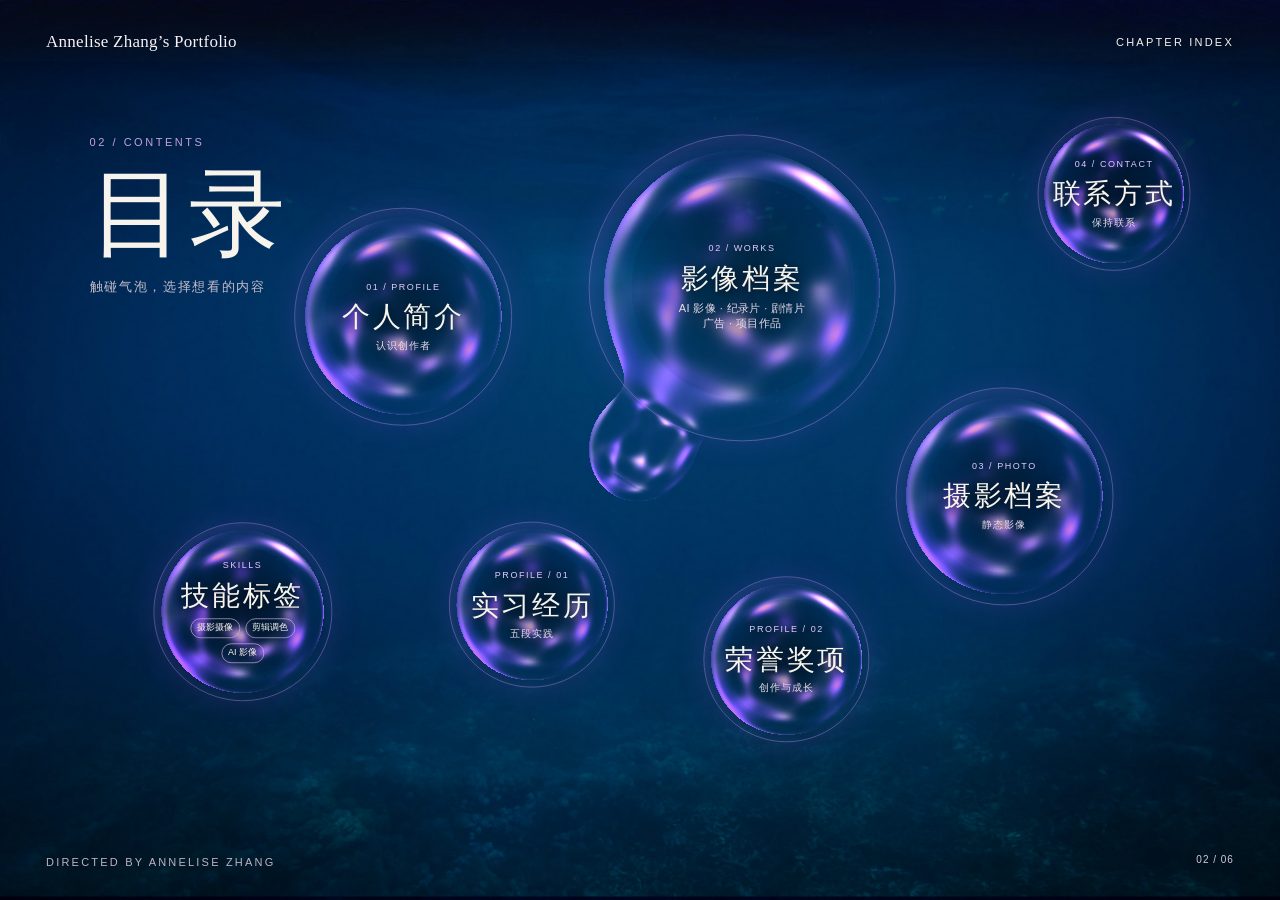
<file: page2.html>
<!doctype html>
<html lang="zh-CN">
<head>
<meta charset="UTF-8" />
<meta name="viewport" content="width=device-width, initial-scale=1" />
<meta name="theme-color" content="#050407" />
<meta name="description" content="Annelise Zhang 作品集目录" />
<title>目录 — Annelise Zhang</title>
  <script type="module" crossorigin src="./assets/directory-5lkqCdQO.js"></script>
  <link rel="modulepreload" crossorigin href="./assets/modulepreload-polyfill-B5Qt9EMX.js">
  <link rel="modulepreload" crossorigin href="./assets/integrated-bridge-DUcnU4KE.js">
  <link rel="modulepreload" crossorigin href="./assets/vendor-three-wBFtRpzG.js">
  <link rel="modulepreload" crossorigin href="./assets/index-DZhMDUbN.js">
  <link rel="stylesheet" crossorigin href="./assets/integrated-bridge-CIGS5U2x.css">
  <link rel="stylesheet" crossorigin href="./assets/index-CjEqGgXq.css">
</head>
<body data-page="directory">
<main class="directory" aria-label="作品集目录">
  <div id="webgl" aria-hidden="true"></div>
  <div class="cover__grain" aria-hidden="true"></div>
  <header class="directory__header"><a href="./index.html">Annelise Zhang’s Portfolio</a><span>CHAPTER INDEX</span></header>
  <div class="directory__heading"><p>02 / CONTENTS</p><h1>目录</h1><span>触碰气泡，选择想看的内容</span></div>
  <div class="directory__orbs" aria-label="目录章节">
    <button class="directory__orb directory__orb--about" type="button" data-section="个人简介"><small>01 / PROFILE</small><strong>个人简介</strong><em>认识创作者</em></button>
    <button class="directory__orb directory__orb--works" type="button" data-section="影像档案"><small>02 / WORKS</small><strong>影像档案</strong><em>AI 影像 · 纪录片 · 剧情片<br>广告 · 项目作品</em></button>
    <button class="directory__orb directory__orb--photos" type="button" data-section="摄影档案"><small>03 / PHOTO</small><strong>摄影档案</strong><em>静态影像</em></button>
    <button class="directory__orb directory__orb--intern" type="button" data-section="实习经历"><small>PROFILE / 01</small><strong>实习经历</strong><em>五段实践</em></button>
    <button class="directory__orb directory__orb--honors" type="button" data-section="荣誉奖项"><small>PROFILE / 02</small><strong>荣誉奖项</strong><em>创作与成长</em></button>
    <button class="directory__orb directory__orb--contact" type="button" data-section="联系方式"><small>04 / CONTACT</small><strong>联系方式</strong><em>保持联系</em></button>
    <div class="directory__orb directory__orb--skills" role="group" aria-label="技能标签"><small>SKILLS</small><strong>技能标签</strong><div class="directory__skills"><span>摄影摄像</span><span>剪辑调色</span><span>AI 影像</span></div></div>
  </div>
  <footer class="directory__footer"><span>DIRECTED BY ANNELISE ZHANG</span><span>02 / 06</span></footer>
</main>
</body>
</html>
</file>
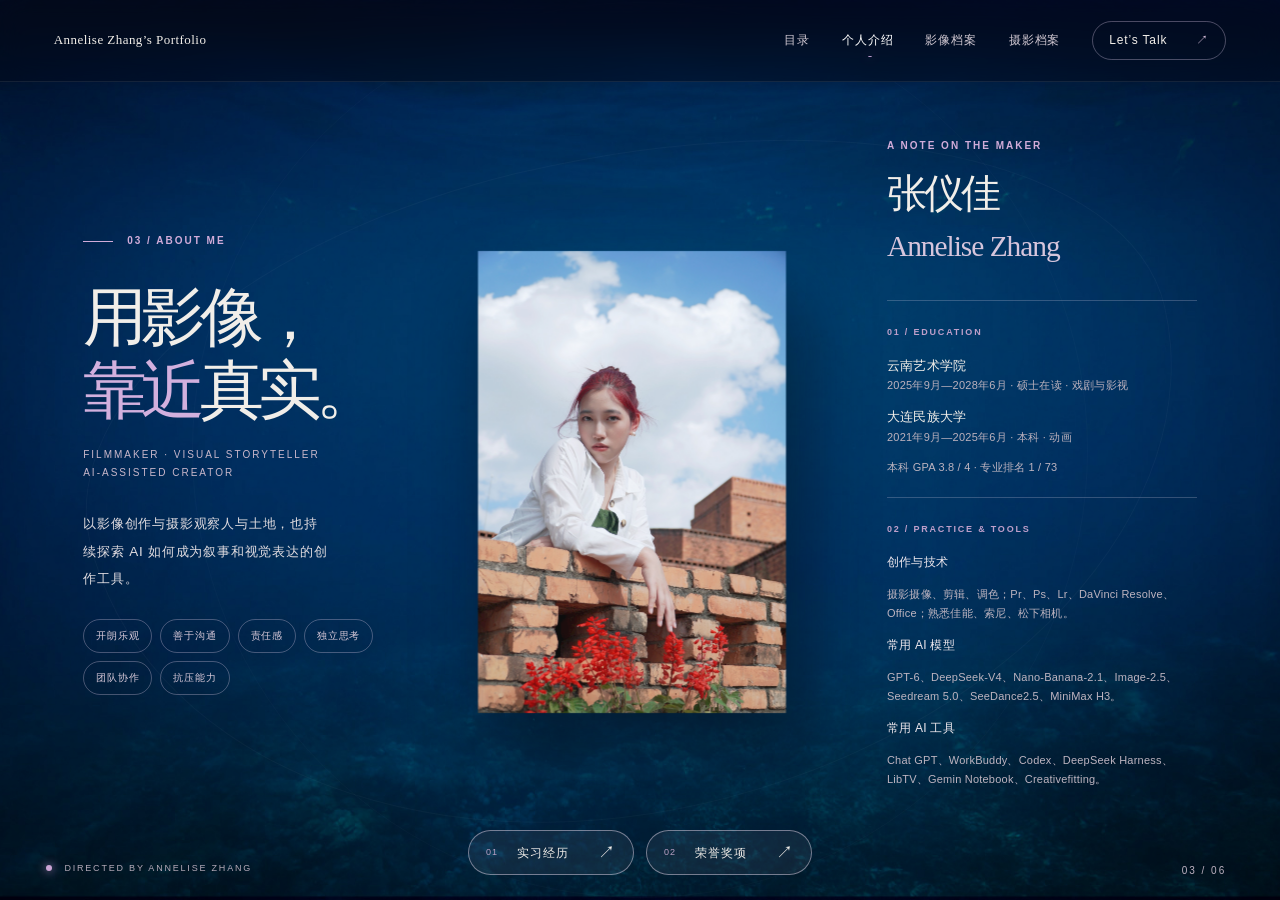
<file: page3.html>
<!doctype html>
<html lang="zh-CN">
<head>
  <meta charset="UTF-8">
  <meta name="viewport" content="width=device-width, initial-scale=1">
  <meta name="theme-color" content="#1a171e">
  <meta name="description" content="Annelise Zhang — 个人简介、技能与经历">
  <title>个人简介 — Annelise Zhang</title>
  <script type="module" crossorigin src="./assets/profile-cVmq12m9.js"></script>
  <link rel="modulepreload" crossorigin href="./assets/modulepreload-polyfill-B5Qt9EMX.js">
  <link rel="modulepreload" crossorigin href="./assets/integrated-bridge-DUcnU4KE.js">
  <link rel="stylesheet" crossorigin href="./assets/integrated-bridge-CIGS5U2x.css">
  <link rel="stylesheet" crossorigin href="./assets/index-CjEqGgXq.css">
</head>
<body data-page="profile">
  <main class="profile" id="profile">
    <div class="profile__aurora" aria-hidden="true"></div>
    <div class="cover__grain" aria-hidden="true"></div>

    <header class="profile__header">
      <a class="profile__brand" href="./index.html" aria-label="返回作品集封面">Annelise Zhang’s Portfolio</a>
      <nav class="profile__nav" aria-label="章节导航">
        <a href="./page2.html">目录</a>
        <a class="is-current" href="#profile" aria-current="page">个人介绍</a>
        <a href="./page4.html">影像档案</a>
        <a href="./page5.html">摄影档案</a>
        <a class="profile__talk" href="./page6.html#contact">Let’s Talk <span aria-hidden="true">↗</span></a>
      </nav>
    </header>

    <div class="profile__stage">
      <div class="profile__intro">
        <div class="profile__eyebrow"><span class="profile__eyebrow-line"></span> 03 / ABOUT ME</div>
        <h1>用影像，<br><em>靠近</em>真实。</h1>
        <p class="profile__intro-en">FILMMAKER · VISUAL STORYTELLER<br>AI-ASSISTED CREATOR</p>
        <p class="profile__statement">以影像创作与摄影观察人与土地，也持续探索 AI 如何成为叙事和视觉表达的创作工具。</p>
        <div class="profile__keywords" aria-label="个人特质">
          <span>开朗乐观</span><span>善于沟通</span><span>责任感</span><span>独立思考</span><span>团队协作</span><span>抗压能力</span>
        </div>
      </div>

      <div class="profile__portrait-column">
        <div class="profile__hanger" id="portrait-hanger" aria-label="张仪佳的个人照片，鼠标移动会带动照片产生形变">
        <div class="profile__fall">
            <div class="profile__swing">
              <div class="profile__photo-shell">
                <svg class="profile__photo" id="portrait-svg" viewBox="0 0 600 900" role="img" aria-label="张仪佳的个人肖像">
                  <defs>
                    <filter id="portrait-displacement" x="-40%" y="-40%" width="180%" height="180%">
                      <feTurbulence type="turbulence" baseFrequency="0.07" numOctaves="2" seed="2" stitchTiles="stitch" result="noise"></feTurbulence>
                      <feDisplacementMap id="portrait-map" in="SourceGraphic" in2="noise" scale="0" xChannelSelector="R" yChannelSelector="B"></feDisplacementMap>
                    </filter>
                  </defs>
                  <image href="./images/annelise-portrait.jpg" x="60" y="90" width="480" height="720" preserveAspectRatio="xMidYMid slice" filter="url(#portrait-displacement)"></image>
                </svg>
              </div>
            </div>
          </div>
        </div>
      </div>

      <div class="profile__facts">
        <p class="profile__facts-kicker">A NOTE ON THE MAKER</p>
        <h2>张仪佳<br><span>Annelise Zhang</span></h2>
        <div class="profile__fact-block">
          <span class="profile__num">01 / EDUCATION</span>
          <p>云南艺术学院 <small>2025年9月—2028年6月 · 硕士在读 · 戏剧与影视</small></p>
          <p>大连民族大学 <small>2021年9月—2025年6月 · 本科 · 动画</small></p>
          <p class="profile__minor">本科 GPA 3.8 / 4 · 专业排名 1 / 73</p>
        </div>
        <div class="profile__fact-block profile__fact-block--skill">
          <span class="profile__num">02 / PRACTICE & TOOLS</span>
          <p class="profile__fact-title">创作与技术</p>
          <p class="profile__minor">摄影摄像、剪辑、调色；Pr、Ps、Lr、DaVinci Resolve、Office；熟悉佳能、索尼、松下相机。</p>
          <p class="profile__fact-title">常用 AI 模型</p>
          <p class="profile__minor">GPT-6、DeepSeek-V4、Nano-Banana-2.1、Image-2.5、Seedream 5.0、SeeDance2.5、MiniMax H3。</p>
          <p class="profile__fact-title">常用 AI 工具</p>
          <p class="profile__minor">Chat GPT、WorkBuddy、Codex、DeepSeek Harness、LibTV、Gemin Notebook、Creativefitting。</p>
        </div>
      </div>
    </div>

    <div class="profile__bottom">
      <div class="profile__bottom-note"><span class="profile__tiny-dot"></span> DIRECTED BY ANNELISE ZHANG</div>
      <div class="profile__actions">
        <button type="button" data-modal="internships"><span>01</span> 实习经历 <b aria-hidden="true">↗</b></button>
        <button type="button" data-modal="honors"><span>02</span> 荣誉奖项 <b aria-hidden="true">↗</b></button>
      </div>
      <span class="profile__page">03 / 06</span>
    </div>

    <div class="profile__cursor" id="profile-cursor" aria-hidden="true"><span></span><i></i></div>
  </main>

  <dialog class="profile-modal" id="internships" aria-labelledby="internships-title">
    <div class="profile-modal__inner">
      <div class="profile-modal__head"><span>PROFILE / EXPERIENCE</span><button type="button" data-close aria-label="关闭实习经历窗口">×</button></div>
      <h2 id="internships-title">实习经历</h2>
      <p class="profile-modal__deck">五段实践，贯穿影像制作、纪录片、后期与 AI 影像处理。</p>
      <div class="profile-modal__list">
        <article><div class="profile-modal__meta">2025年1月—2026年3月 <span>01 / 05</span></div><h3>上海哔哩哔哩科技有限公司 <small>AI调色师</small></h3><ol><li>参与AI画质增强模型训练数据构建，依据既定标准对视频画面的视觉特征进行标注与分类，为模型训练提供数据支持。</li><li>参与HDR转SDR相关影像处理工作，对AI处理前后的画面进行质量审核，评估色彩表现、亮度层次、对比度及整体视觉效果。</li><li>使用DaVinci Resolve进行视频调色与色彩校准，针对画面曝问题进行调整，优化AI处理后的画面呈现效果。</li><li>参与影视内容视觉风格标签体系整理，积累视频画质评估、AI影像处理及后期制作相结合的实践经验。</li></ol><p class="profile-modal__projects">参与项目：动画《凡人修仙传》《牧神记》《深空彼岸》等。</p></article>
        <article><div class="profile-modal__meta">2025年8月—2025年12月 <span>02 / 05</span></div><h3>云南孙和友文化传媒有限公司 <small>剪辑师</small></h3><ol><li>负责公司各类视频素材整理、筛选与精剪，贴合内容调性搭建叙事逻辑。</li><li>优化音视频效果、添加字幕特效，对接需求方调整修改。</li><li>规范归档项目文件，把控成片质量与交付时效，配合团队完成创作任务。</li></ol><p class="profile-modal__projects">参与项目：新华网财经人物访谈片、云南技师学院人物纪实片、中国移动云南新闻联播等。</p></article>
        <article><div class="profile-modal__meta">2025年6月—2025年8月 <span>03 / 05</span></div><h3>上海旭纪录文化科技有限公司 <small>导演助理</small></h3><ol><li>协助导演推进纪录片全流程，挖掘选题、参与选题会并整理纪要。</li><li>对接被摄对象及场地，跟进现场拍摄、记录日志、整理备份素材。</li><li>负责剪辑与音视频处理，规范管理项目文件，协调突发事宜，保障项目顺利推进。</li></ol><p class="profile-modal__projects">参与项目：旭纪录寻找童年系列第八、九、十集等。（全网800万播放量）。</p></article>
        <article><div class="profile-modal__meta">2023年6月—2023年8月 <span>04 / 05</span></div><h3>上海吾尔赫兹影视有限公司 <small>制片助理</small></h3><ol><li>协调后期制片工作的各个方面，确保整个制作过程的顺利进行。</li><li>维护和管理项目文件，包括剧本、拍摄日志、场景列表、演员和工作人员信息等。</li><li>进行基本的编辑工作，如整理素材、修剪镜头、处理音频等。</li></ol><p class="profile-modal__projects">参与项目：网剧《繁城之下》、迪桑特广告、杜蕾斯广告、莲花汽车广告、百事薯片广告等。</p></article>
        <article><div class="profile-modal__meta">2022年9月—2024年6月 <span>05 / 05</span></div><h3>皮皮村媒体视频研究组 <small>组长</small></h3><ol><li>制定短视频研究方向和目标，确保研究工作按计划进行。</li><li>负责项目文件的制作与梳理，涵盖剧本创作、场景列表编排、演员及工作人员信息整理。</li><li>代表研究组参加学术会议，与其他研究人员进行交流，推广研究成果。</li></ol><p class="profile-modal__projects">参与项目：国家民委《道中华》《中国文化》系列短视频项目导演、大创《河那边》助农项目合伙人。国家普通话语言宣传推广《中华经典诵读》系列短视频导演、国家级一流专业宣传片导演。</p></article>
      </div>
    </div>
  </dialog>

  <dialog class="profile-modal" id="honors" aria-labelledby="honors-title">
    <div class="profile-modal__inner">
      <div class="profile-modal__head"><span>PROFILE / HONORS</span><button type="button" data-close aria-label="关闭荣誉奖项窗口">×</button></div>
      <h2 id="honors-title">荣誉奖项</h2>
      <div class="profile-modal__honors">
        <section class="profile-modal__honors-year"><span>2026</span><div><p>获云南艺术学院研究生三等奖学金。</p><p>纪实+AI制作作品龙润三日被中国国家图书馆永久收藏。</p><p>获横店影视节第二届大学生原创短片奖入围。</p><p>获第十二届民族影视与非遗影像研讨会入围影视作品。</p><p>获云南艺术学院挑战杯大学生创业计划竞赛二等奖。</p></div></section>
        <section class="profile-modal__honors-year"><span>2025</span><div><p>获辽宁省普通高等学校2025届优秀毕业生。</p></div></section>
        <section class="profile-modal__honors-year"><span>2024</span><div><p>获校优秀一等奖学金及优秀三好学生称号、优秀共青团员称号。</p><p>获第26届大学生广告创意大赛辽宁赛区二等奖、三等奖。</p><p>获第三届全国大学生新媒体创意大赛摄影组二等奖。</p><p>获第一届地标产品国际传播大赛短视频赛道一等奖。</p></div></section>
        <section class="profile-modal__honors-year"><span>2023</span><div><p>获第25届大学生广告创意大赛辽宁赛区一等奖、二等奖。</p><p>获校优秀一等奖学金及优秀三好学生称号、优秀共青团干部称号。</p></div></section>
        <section class="profile-modal__honors-year"><span>2022</span><div><p>获年度大连爱纳孤独症障碍者综合服务中心杰出学生志愿者领袖荣誉称号。</p><p>获第七届全国大学生微结构摄影大赛艺术创新组二等奖。</p><p>获校优秀学生干部奖学金及三好学生称号。</p></div></section>
      </div>
    </div>
  </dialog>
</body>
</html>
</file>
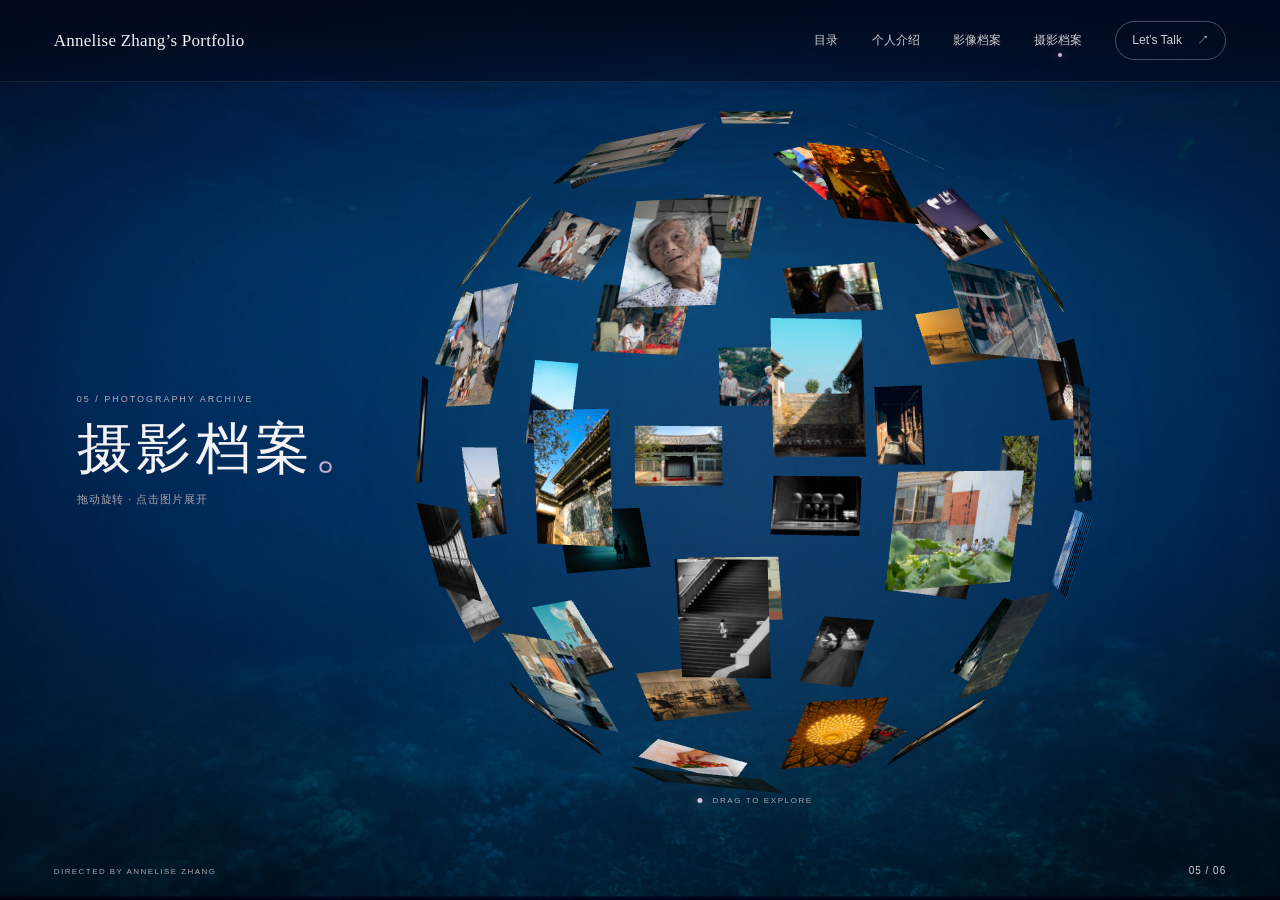
<file: page5.html>
<!doctype html>
<html lang="zh-CN">
<head>
  <meta charset="UTF-8">
  <meta name="viewport" content="width=device-width, initial-scale=1">
  <meta name="theme-color" content="#19171d">
  <meta name="description" content="Annelise Zhang 摄影档案。">
  <title>摄影档案 — Annelise Zhang</title>
  <script type="module" crossorigin src="./assets/photoArchive-y9QK0XNa.js"></script>
  <link rel="modulepreload" crossorigin href="./assets/modulepreload-polyfill-B5Qt9EMX.js">
  <link rel="modulepreload" crossorigin href="./assets/integrated-bridge-DkSzBpgC.js">
  <link rel="modulepreload" crossorigin href="./assets/vendor-three-wBFtRpzG.js">
  <link rel="stylesheet" crossorigin href="./assets/integrated-bridge-CIGS5U2x.css">
  <link rel="stylesheet" crossorigin href="./assets/photoArchive-DdEACkWW.css">
</head>
<body>
  <main class="photo-archive" id="photo-archive">
    <div class="photo-archive__aurora" aria-hidden="true"></div>
    <div class="photo-archive__grain" aria-hidden="true"></div>
    <header class="photo-header">
      <a class="photo-header__brand" href="./index.html">Annelise Zhang’s Portfolio</a>
      <nav class="photo-nav" aria-label="章节导航">
        <a href="./page2.html">目录</a>
        <a href="./page3.html#profile">个人介绍</a>
        <a href="./page4.html">影像档案</a>
        <a class="is-current" href="#photo-archive" aria-current="page">摄影档案</a>
        <a class="photo-nav__talk" href="./page6.html#contact">Let’s Talk <span aria-hidden="true">↗</span></a>
      </nav>
    </header>

    <section class="photo-intro" aria-labelledby="photo-title">
      <p class="photo-intro__eyebrow">05 / PHOTOGRAPHY ARCHIVE</p>
      <h1 id="photo-title">摄影档案<span>。</span></h1>
      <p>拖动旋转 · 点击图片展开</p>
    </section>

    <section class="photo-sphere" aria-label="可拖动旋转的摄影作品球体">
      <div class="photo-sphere__halo" aria-hidden="true"></div>
      <div id="photo-scene" class="photo-sphere__scene" aria-hidden="true"></div>
      <span class="photo-sphere__hint" aria-hidden="true"><i></i> DRAG TO EXPLORE</span>
      <div class="photo-sphere__fallback" id="photo-fallback" hidden></div>
    </section>

    <div class="photo-keyboard-list" id="photo-keyboard-list" aria-label="摄影作品列表"></div>
    <footer class="photo-footer"><span>DIRECTED BY ANNELISE ZHANG</span></footer>
    <span class="photo-page">05 / 06</span>
  </main>

  <dialog class="photo-viewer" id="photo-viewer" aria-label="摄影作品大图">
    <button class="photo-viewer__close" type="button" aria-label="关闭大图">×</button>
    <div class="photo-viewer__top"><span>Annelise Zhang’s Portfolio</span><span id="photo-viewer-index">01 / 50</span></div>
    <div class="photo-viewer__image-wrap"><img id="photo-viewer-image" alt=""></div>
  </dialog>
</body>
</html>
</file>
<file: assets/integrated-bridge-CIGS5U2x.css>
:root{--chapter-gutter: clamp(22px,4.2vw,68px)}body{font-family:Microsoft YaHei,PingFang SC,Arial,sans-serif}body.directory-modal-only{background:transparent!important}body.directory-modal-only .profile{display:none!important}.cover{background:#040c1d url(../above-beneath/above.jpg) 50% 100% / cover no-repeat!important}.directory,body[data-page=profile] .profile,body[data-page=works] .archive,.photo-archive,.contact{background:#040c1d url(../above-beneath/beneath.jpg) 50% 0% / cover fixed no-repeat!important}.profile__aurora,.archive__aurora,.photo-archive__aurora,.contact__aurora{display:none}.profile:before,.profile:after{opacity:.34}.directory #webgl,.cover #webgl{mix-blend-mode:screen}.directory #webgl canvas,.cover #webgl canvas{mix-blend-mode:normal}.directory__heading h1,.directory__orb strong,.profile__intro h1,.profile__intro h1 em,.profile__facts h2,.profile-modal h2,.profile-modal__list h3,.archive__intro h1,.archive-section__head h2,.project-cluster__head h3,.work-card__title,.work-modal__info h2,.photo-intro h1,.material-group h3{font-family:Microsoft YaHei,PingFang SC,Arial,sans-serif!important}.profile__facts h2 span{font-family:Georgia,Times New Roman,serif}.directory__orb{font-family:Microsoft YaHei,PingFang SC,Arial,sans-serif}.directory__orb{background:#05122524;backdrop-filter:none;-webkit-backdrop-filter:none}.directory__orb:before{border-color:#c6d2f585;box-shadow:inset 8px 8px 25px #739bde3d,0 0 27px #6f91cd24}.directory__orb:after{background:radial-gradient(circle,rgba(7,17,38,.42),rgba(5,12,27,.22) 50%,transparent 78%)}.directory__header,.directory__footer{left:var(--chapter-gutter);right:var(--chapter-gutter)}.directory__header a{color:#f6f2f7;text-decoration:none;font:400 17px/1.2 Georgia,Times New Roman,serif;letter-spacing:.015em}.directory__header span{align-self:center}.directory__footer{bottom:24px}body[data-page=profile] .profile__cursor{display:none!important}@media (pointer:fine){body[data-page=profile] .profile,body[data-page=profile] .profile a,body[data-page=profile] .profile button{cursor:auto!important}}.profile-modal__head button{display:grid;place-items:center;padding:0;line-height:1;font-size:23px;font-family:Arial,sans-serif}.profile__header,.archive__header,.photo-header,.contact__header{left:0;right:0;top:0;height:82px;padding:0 var(--chapter-gutter);display:flex;align-items:center;justify-content:space-between;border-bottom:1px solid rgba(255,255,255,.08);background:#020c1e7a;backdrop-filter:blur(14px);-webkit-backdrop-filter:blur(14px)}.profile__header{position:relative;z-index:25}@media (min-width:801px){.profile__stage{height:calc(100% - 82px);padding-top:28px;padding-bottom:82px}}body[data-page=profile] .profile__header{position:relative;top:auto;left:0;right:0;height:82px}@media (min-width:801px){body[data-page=profile] .profile__stage{height:calc(100% - 82px);padding-top:28px;padding-bottom:82px}}.profile__portrait-column{translate:-32px 0}.profile__hanger{scale:1.1}@media (max-width:580px){.profile__portrait-column{translate:-14px 0}.profile__hanger{scale:1.05}}.archive__header{position:sticky;top:0;z-index:25}.archive{overflow:visible!important}body[data-page=works].intern-only .archive{display:none!important}.photo-header,.contact__header{position:relative}.profile__brand,.archive__brand,.photo-header__brand,.contact__brand{font:400 17px/1.2 Georgia,Times New Roman,serif;letter-spacing:.015em;color:#f6f2f7;white-space:nowrap}.profile__nav,.archive__nav,.photo-nav,.contact__nav{display:flex;align-items:center;gap:clamp(15px,2.6vw,42px);font:400 12px/1.4 Microsoft YaHei,PingFang SC,Arial,sans-serif;color:#d0cbd3}.profile__nav a,.archive__nav a,.photo-nav a,.contact__nav a{position:relative;padding:10px 0;color:inherit;text-decoration:none;white-space:nowrap}.profile__nav a:hover,.archive__nav a:hover,.photo-nav a:hover,.contact__nav a:hover{color:#fff}.profile__nav .is-current:after,.archive__nav .is-current:before,.photo-nav .is-current:after,.contact__nav .is-current:after{content:"";position:absolute;left:50%;bottom:2px;width:4px;height:4px;margin:0;border:0;border-radius:50%;background:#d5b6e1;box-shadow:0 0 10px #d5b6e1a6}.profile__talk,.archive__talk,.photo-nav__talk,.contact__talk{padding:10px 16px!important;border:1px solid rgba(216,198,229,.34)!important;border-radius:99px;font:inherit!important}.profile__talk span,.archive__talk span,.photo-nav__talk span,.contact__talk span{padding-left:12px;margin-left:0;color:#d7bfdc}.portfolio-nav-underline{position:absolute;left:-4%;bottom:0;width:108%;height:14px;pointer-events:none;overflow:visible}.portfolio-nav-underline path{fill:none;stroke:#d7a3c8;stroke-width:1.5;stroke-linecap:round;vector-effect:non-scaling-stroke}.profile__page,.archive__page,.photo-page,.contact__page,.directory__footer span:last-child{position:fixed;z-index:12;right:var(--chapter-gutter);bottom:24px;left:auto;top:auto;color:#d3c9d7;font:500 10px/1 Arial,sans-serif;letter-spacing:.1em}.directory__footer span:last-child{position:static}.photo-viewer{background:#131827f5;box-shadow:-30px 0 100px #00000057}.photo-viewer::backdrop{background:#030a1859;backdrop-filter:blur(9px);-webkit-backdrop-filter:blur(9px)}.photo-archive:has(+.photo-viewer[open]){filter:blur(5px);transition:filter .4s}.photo-viewer__close{display:grid;place-items:center;padding:0}.contact__contacts{top:44%}@media (max-width:820px){.contact__contacts{top:40%}}@media (max-width:700px){.profile__header,.archive__header,.photo-header,.contact__header{position:relative;height:auto;min-height:72px;padding:15px 20px 12px;align-items:flex-start;flex-direction:column;gap:10px}.profile__brand,.archive__brand,.photo-header__brand,.contact__brand{font-size:15px}.profile__nav,.archive__nav,.photo-nav,.contact__nav{width:100%;justify-content:space-between;gap:8px;font-size:10px}.profile__talk,.archive__talk,.photo-nav__talk,.contact__talk{padding:7px 9px!important}.archive__header{position:sticky;top:0}.contact__contacts{top:35%}}
</file>
<file: assets/index-CjEqGgXq.css>
*,:before,:after{box-sizing:border-box;border-style:solid;border-width:0}html{line-height:1.15;-webkit-text-size-adjust:100%;-webkit-tap-highlight-color:transparent}body{margin:0}main{display:block}p,table,blockquote,address,pre,iframe,form,figure,dl{margin:0}h1,h2,h3,h4,h5,h6{font-size:inherit;font-weight:inherit;margin:0}ul,ol{margin:0;padding:0;list-style:none}dt{font-weight:700}dd{margin-left:0}hr{box-sizing:content-box;height:0;overflow:visible;border-top-width:1px;margin:0;clear:both;color:inherit}pre{font-family:monospace,monospace;font-size:inherit}address{font-style:inherit}a{background-color:transparent;text-decoration:none;color:inherit}abbr[title]{-webkit-text-decoration:underline dotted;text-decoration:underline dotted}b,strong{font-weight:bolder}code,kbd,samp{font-family:monospace,monospace;font-size:inherit}small{font-size:80%}sub,sup{font-size:75%;line-height:0;position:relative;vertical-align:baseline}sub{bottom:-.25em}sup{top:-.5em}svg,img,embed,object,iframe{vertical-align:bottom}button,input,optgroup,select,textarea{-webkit-appearance:none;-moz-appearance:none;appearance:none;vertical-align:middle;color:inherit;font:inherit;background:transparent;padding:0;margin:0;border-radius:0;text-align:inherit;text-transform:inherit}button,[type=button],[type=reset],[type=submit]{cursor:pointer}button:disabled,[type=button]:disabled,[type=reset]:disabled,[type=submit]:disabled{cursor:default}:-moz-focusring{outline:auto}select:disabled{opacity:inherit}option{padding:0}fieldset{margin:0;padding:0;min-width:0}legend{padding:0}progress{vertical-align:baseline}textarea{overflow:auto}[type=number]::-webkit-inner-spin-button,[type=number]::-webkit-outer-spin-button{height:auto}[type=search]{outline-offset:-2px}[type=search]::-webkit-search-decoration{-webkit-appearance:none}::-webkit-file-upload-button{-webkit-appearance:button;font:inherit}[type=number]{-moz-appearance:textfield}label[for]{cursor:pointer}details{display:block}summary{display:list-item}[contenteditable]:focus{outline:auto}table{border-color:inherit;border-collapse:collapse}caption{text-align:left}td,th{vertical-align:top;padding:0}th{text-align:left;font-weight:700}html{--textColorMain: #eee;--textColorSub: #2D203A;--bgColor: #000}body{font-weight:400;line-height:1.6;touch-action:none;color:var(--textColorMain);font-family:ui-monospace,monospace}img{width:100%;height:auto}canvas{position:fixed;top:0;left:0;width:100vw;height:100dvh}html,body{width:100%;min-height:100%;overflow:hidden}body{margin:0;background:#050407;color:#f7f4ee;font-family:Arial,Helvetica,sans-serif}.cover{position:relative;width:100%;height:100vh;height:100svh;min-height:480px;overflow:hidden;isolation:isolate;background:#050407}#webgl,#webgl canvas{position:absolute;top:0;right:0;bottom:0;left:0;width:100%;height:100%}#webgl{z-index:1;pointer-events:none}#webgl canvas{display:block;mix-blend-mode:screen}.cover__grain{position:absolute;z-index:2;top:0;right:0;bottom:0;left:0;pointer-events:none;opacity:.22;background-image:url("data:image/svg+xml,%3Csvg viewBox='0 0 180 180' xmlns='http://www.w3.org/2000/svg'%3E%3Cfilter id='n'%3E%3CfeTurbulence type='fractalNoise' baseFrequency='.7' numOctaves='3' stitchTiles='stitch'/%3E%3C/filter%3E%3Crect width='100%25' height='100%25' filter='url(%23n)' opacity='.23'/%3E%3C/svg%3E");mix-blend-mode:soft-light}.cover__top,.cover__bottom{position:absolute;z-index:4;left:3.6vw;right:3.6vw;display:flex;justify-content:space-between;gap:24px;font:500 11px/1.4 Arial,Helvetica,sans-serif;letter-spacing:.21em}.cover__top{top:32px}.cover__bottom{bottom:30px;color:#c4bbc9}.cover__bottom span:last-child span{display:inline-block;margin-left:12px;font-size:18px;line-height:8px;transition:transform .3s}.cover__center{position:absolute;z-index:3;top:50%;left:50%;width:min(96%,1500px);transform:translate(-50%,-50%);text-align:center;pointer-events:none}.cover__kicker{margin:0 0 clamp(18px,3vw,34px);font:500 11px/1.4 Arial,Helvetica,sans-serif;letter-spacing:.45em;color:#c9becd}.cover__title{margin:0;font:400 clamp(62px,10.8vw,174px)/.95 Georgia,"Times New Roman",serif;letter-spacing:-.085em;white-space:nowrap;color:#f7f3ed;text-shadow:0 3px 22px rgba(0,0,0,.65)}.cover__hint{margin:clamp(18px,3vw,34px) 0 0;font:500 10px/1.5 Arial,Helvetica,sans-serif;letter-spacing:.27em;color:#b9aabc}@media (max-width: 700px){.cover__top,.cover__bottom{left:22px;right:22px;font-size:9px;letter-spacing:.13em}.cover__top{top:23px}.cover__bottom{bottom:23px}.cover__title{white-space:normal;font-size:clamp(70px,16vw,120px);line-height:.84}.cover__center{width:94%}.cover__kicker{font-size:9px;letter-spacing:.28em}.cover__hint{font-size:9px;letter-spacing:.15em}}@media (prefers-reduced-motion: reduce){.cover__bottom span:last-child span{transition:none}}.directory{position:relative;width:100%;height:100vh;height:100svh;min-height:620px;overflow:hidden;isolation:isolate;background:radial-gradient(ellipse 75% 68% at 8% 4%,rgba(96,84,108,.48),transparent 72%),radial-gradient(ellipse 62% 66% at 94% 90%,rgba(82,77,101,.42),transparent 74%),linear-gradient(128deg,#29262f,#111016 48%,#2c2731);color:#f7f3ed}.directory #webgl{mix-blend-mode:screen}.directory #webgl canvas{mix-blend-mode:normal}.directory__header,.directory__footer{position:absolute;z-index:5;left:3.6vw;right:3.6vw;display:flex;justify-content:space-between;gap:24px;font:500 11px/1.4 Arial,Helvetica,sans-serif;letter-spacing:.2em}.directory__header{top:32px}.directory__footer{bottom:30px;color:#bdb3c3}.directory__heading{position:absolute;z-index:4;top:15%;left:7%;pointer-events:none}.directory__heading p{margin:0 0 15px;color:#c3a1dc;font:500 11px/1.4 Arial,Helvetica,sans-serif;letter-spacing:.23em}.directory__heading h1{margin:0;font:400 clamp(68px,7.5vw,122px)/1 "Iowan Old Style","Songti SC","STSong",Georgia,serif;letter-spacing:.035em}.directory__heading span{display:block;margin-top:16px;font-size:13px;letter-spacing:.13em;color:#c5beca}.directory__orbs{position:absolute;z-index:3;top:0;right:0;bottom:0;left:0}.directory__orb{position:absolute;border:0;border-radius:50%;background:transparent;color:#f7f3ed;display:flex;flex-direction:column;align-items:center;justify-content:center;text-align:center;padding:16px;cursor:pointer;font-family:inherit;isolation:isolate;transition:transform .4s cubic-bezier(.2,.8,.2,1),filter .4s;text-shadow:0 2px 15px #050407}.directory__orb:before{content:"";position:absolute;top:0;right:0;bottom:0;left:0;border-radius:inherit;border:1px solid rgba(207,154,255,.38);box-shadow:inset 7px 7px 23px #b973ff29,0 0 30px #a35afb24;pointer-events:none}.directory__orb:after{content:"";position:absolute;top:14%;right:14%;bottom:14%;left:14%;border-radius:50%;background:radial-gradient(ellipse at 50% 44%,rgba(3,2,8,.38) 0%,rgba(3,2,8,.24) 38%,rgba(3,2,8,.1) 62%,transparent 86%);pointer-events:none}.directory__orb>*{position:relative;z-index:1}button.directory__orb:hover,button.directory__orb:focus-visible,button.directory__orb.is-selected{transform:scale(1.075);filter:drop-shadow(0 0 24px rgba(185,113,255,.45));outline:none}button.directory__orb:focus-visible:before{border:2px solid #f7f3ed}.directory__orb small{font:500 9px/1.3 Arial,Helvetica,sans-serif;letter-spacing:.17em;color:#e3c8ff}.directory__orb strong{display:block;margin:9px 0 6px;font:400 clamp(18px,2.15vw,32px)/1.12 "Iowan Old Style","Songti SC","STSong",Georgia,serif;letter-spacing:.095em;white-space:nowrap}.directory__orb em{font: 10px/1.3 Arial,Helvetica,sans-serif;letter-spacing:.1em;color:#e6dbea}.directory__orb--works em{font-size:11px;line-height:1.4;letter-spacing:.035em}.directory__skills{max-width:115px;display:flex;justify-content:center;flex-wrap:wrap;gap:5px}.directory__skills span{font-size:9px;line-height:1.1;border:1px solid rgba(217,190,231,.6588235294);border-radius:20px;padding:4px 6px}.directory__orb--about{width:clamp(154px,17vw,245px);aspect-ratio:1;left:23%;top:23%}.directory__orb--works{width:clamp(212px,24vw,320px);aspect-ratio:1;left:46%;top:15%}.directory__orb--photos{width:clamp(157px,17vw,235px);aspect-ratio:1;left:70%;top:43%}.directory__orb--intern{width:clamp(135px,13vw,185px);aspect-ratio:1;left:35%;top:58%}.directory__orb--honors{width:clamp(135px,13vw,185px);aspect-ratio:1;left:55%;top:64%}.directory__orb--contact{width:clamp(132px,12vw,168px);aspect-ratio:1;left:81%;top:13%}.directory__orb--skills{width:clamp(142px,14vw,190px);aspect-ratio:1;left:12%;top:58%;cursor:default}@media (max-width: 800px){.directory{min-height:700px}.directory__header,.directory__footer{left:22px;right:22px;font-size:9px;letter-spacing:.12em}.directory__header{top:22px}.directory__footer{bottom:22px}.directory__heading{top:12%;left:6%}.directory__heading h1{font-size:64px}.directory__heading span{font-size:11px;margin-top:8px}.directory__orbs{top:25%;right:5%;bottom:11%;left:5%;display:grid;grid-template-columns:repeat(2,minmax(0,1fr));grid-template-rows:repeat(4,minmax(0,1fr));gap:6px 12px;justify-items:center;align-items:center}.directory__orb{position:relative;left:auto;top:auto;width:min(29vw,130px);min-width:110px;padding:10px}.directory__orb--works{width:min(40vw,170px)}.directory__orb strong{font-size:17px;margin:5px 0 3px}.directory__orb small,.directory__orb em{font-size:7px}.directory__skills{max-width:95px;gap:3px}.directory__skills span{font-size:7px;padding:3px 4px}.directory__orb--about{grid-column:1;grid-row:1}.directory__orb--works{grid-column:2;grid-row:1}.directory__orb--photos{grid-column:1;grid-row:2}.directory__orb--intern{grid-column:2;grid-row:2}.directory__orb--honors{grid-column:1;grid-row:3}.directory__orb--contact{grid-column:2;grid-row:3}.directory__orb--skills{grid-column:1/3;grid-row:4}.directory__selected{left:auto;right:6%;bottom:13%;text-align:right}.directory__selected b{font-size:21px}}@media (max-width: 800px){.directory__orb--works em{font-size:9px;line-height:1.35}}@media (max-width: 520px){.directory__orbs{top:0;right:0;bottom:0;left:0;display:block}.directory__orb{position:absolute;width:min(29vw,122px);min-width:106px}.directory__orb--works{width:min(29vw,122px);min-width:106px}.directory__orb--works em{font-size:7px;line-height:1.25}.directory__orb--about{left:9%;top:28%}.directory__orb--works{left:60%;top:25%}.directory__orb--photos{left:6%;top:43%}.directory__orb--intern{left:58%;top:44%}.directory__orb--honors{left:12%;top:59%}.directory__orb--contact{left:61%;top:61%}.directory__orb--skills{left:35%;top:76%}}@media (prefers-reduced-motion: reduce){.directory__orb{transition:none}}body[data-page=profile]{overflow:hidden;background:#17151c;font-family:Microsoft YaHei,PingFang SC,Heiti SC,Arial,sans-serif}.profile{--ivory: #f1eee9;--soft: #c7c0c9;--line: rgba(234,223,239,.22);--lavender: #c7a5d8;position:relative;width:100%;height:100vh;height:100svh;min-height:710px;isolation:isolate;overflow:hidden;color:var(--ivory);background:radial-gradient(ellipse 46% 58% at 52% 39%,rgba(114,87,134,.31),transparent 78%),radial-gradient(ellipse 68% 70% at 0% 4%,rgba(85,79,99,.38),transparent 75%),radial-gradient(ellipse 64% 52% at 100% 100%,rgba(93,72,105,.31),transparent 80%),linear-gradient(115deg,#2a2832,#141319 51%,#25212b)}.profile:before{content:"";position:absolute;z-index:0;top:17%;right:7%;bottom:10%;left:7%;border:1px solid rgba(239,231,245,.09);border-radius:46% 54% 51% 49%/40% 42% 58% 60%;transform:rotate(-13deg);pointer-events:none}.profile:after{content:"";position:absolute;z-index:0;width:70vw;height:70vw;max-width:1100px;max-height:1100px;left:50%;top:50%;border:1px solid rgba(239,231,245,.06);border-radius:50%;transform:translate(-50%,-50%);pointer-events:none}.profile__aurora{position:absolute;top:0;right:0;bottom:0;left:0;pointer-events:none;background:radial-gradient(ellipse 26% 32% at 50% 62%,rgba(154,103,183,.15),transparent 80%);animation:profile-aurora 9s ease-in-out infinite alternate}.profile .cover__grain{z-index:1}.profile__header{position:absolute;z-index:10;left:3.6vw;right:3.6vw;top:29px;display:flex;align-items:center;justify-content:space-between;gap:30px}.profile__brand{color:var(--ivory);text-decoration:none;font:500 13px/1.4 Georgia,serif;letter-spacing:.035em;white-space:nowrap}.profile__nav{display:flex;align-items:center;gap:clamp(15px,2.5vw,36px)}.profile__nav a{color:#d0c8d2;text-decoration:none;font-size:12px;letter-spacing:.07em;white-space:nowrap;transition:color .25s,transform .25s}.profile__nav a:hover,.profile__nav a:focus-visible,.profile__nav .is-current{color:#fff}.profile__nav a:hover{transform:translateY(-2px)}.profile__nav .is-current:after{content:"";display:block;margin-top:5px;height:1px;background:var(--lavender)}.profile__nav .profile__talk{border:1px solid rgba(226,214,232,.55);border-radius:100px;padding:11px 17px;color:var(--ivory);font-family:Georgia,serif}.profile__talk span{margin-left:13px}.profile__stage{position:relative;z-index:2;display:grid;grid-template-columns:minmax(0,1.15fr) minmax(350px,.95fr) minmax(0,1fr);align-items:center;gap:clamp(22px,3.3vw,70px);height:100%;max-width:1610px;margin:auto;padding:100px 6.5vw 112px}.profile__intro{align-self:center;max-width:440px}.profile__eyebrow,.profile__num,.profile__facts-kicker,.profile__photo-index,.profile__photo-caption,.profile__intro-en,.profile__bottom-note,.profile__page{font-family:Arial,Helvetica,sans-serif;letter-spacing:.2em}.profile__eyebrow{display:flex;align-items:center;gap:14px;color:#d1acd9;font-size:10px;font-weight:600}.profile__eyebrow-line{width:30px;height:1px;background:currentColor}.profile__intro h1{margin:32px 0 20px;font-size:clamp(48px,5vw,84px);font-weight:500;letter-spacing:-.09em;line-height:1.13;white-space:nowrap}.profile__intro h1 em{font-style:normal;color:#d2b0de;font-family:Songti SC,STSong,serif;font-weight:400}.profile__intro-en{color:#c8b7ca;font-size:10px;line-height:1.8}.profile__statement{margin:28px 0 26px;max-width:33ch;color:#e0dce0;font-size:clamp(13px,1.05vw,16px);line-height:2.05;letter-spacing:.06em}.profile__keywords{display:flex;flex-wrap:wrap;gap:8px;max-width:370px}.profile__keywords span{border:1px solid rgba(224,207,231,.31);border-radius:100px;padding:8px 12px;color:#d7c9d9;font-size:10px;letter-spacing:.08em}.profile__portrait-column{position:relative;align-self:stretch;display:flex;flex-direction:column;align-items:center;justify-content:center;min-width:0;padding-top:35px}.profile__hanger{position:relative;width:min(100%,445px);height:min(62vh,610px);max-height:650px;filter:drop-shadow(12px 38px 35px rgba(5,3,9,.45))}.profile__fall,.profile__swing{position:absolute;top:0;right:0;bottom:0;left:0;transform-origin:50% 5%}.profile__fall{animation:portrait-drop 1.4s cubic-bezier(.18,.78,.25,1) both}.profile__swing{animation:portrait-sway 8s 1.45s ease-in-out infinite}.profile__wire{position:absolute;z-index:0;top:-67px;width:1px;height:74px;background:linear-gradient(to bottom,transparent,#b5aabb 34%,#857588);transform-origin:bottom center}.profile__wire--left{left:11%;transform:rotate(9deg)}.profile__wire--right{right:11%;transform:rotate(-9deg)}.profile__pin{position:absolute;z-index:4;top:-1px;width:11px;height:11px;border-radius:50%;background:radial-gradient(circle at 34% 30%,#f4ebf5,#998aa5 45%,#4e4552 80%);box-shadow:0 1px 3px #17111d}.profile__pin--left{left:10%}.profile__pin--right{right:10%}.profile__photo-shell{position:absolute;top:0;right:0;bottom:0;left:0;overflow:visible;background:transparent}.profile__photo{width:100%;height:100%;display:block;overflow:visible;transform-origin:center;will-change:transform}.profile__photo-caption{display:flex;justify-content:space-between;width:min(100%,445px);gap:16px;padding-top:14px;color:#aaa0ae;font-size:9px}.profile__facts{align-self:center;max-width:360px;padding-left:6px}.profile__facts-kicker{color:#d1acd9;font-size:10px;font-weight:600}.profile__facts h2{margin:15px 0 34px;font-size:clamp(34px,3.15vw,55px);font-weight:500;letter-spacing:-.07em;line-height:1.2}.profile__facts h2 span{display:inline-block;margin-top:4px;font:400 clamp(25px,2.3vw,38px)/1.1 Georgia,serif;letter-spacing:-.035em;color:#d6c5dc}.profile__fact-block{border-top:1px solid var(--line);padding-top:16px;margin-top:20px}.profile__num{color:#be9fca;font-size:9px;font-weight:600}.profile__fact-block p{margin:12px 0 0;font-size:13px;line-height:1.65;letter-spacing:.02em}.profile__fact-block small{display:block;font-size:11px;color:#bbb1bd}.profile__fact-block .profile__minor{color:#bdb4c0;font-size:11px;line-height:1.75}.profile__fact-block .profile__fact-title{color:#eee8ee;font-size:12px;margin-top:13px}.profile__fact-block--skill{max-height:315px;overflow:auto;scrollbar-color:#8a738f transparent;scrollbar-width:thin}.profile__bottom{position:absolute;z-index:10;left:3.6vw;right:3.6vw;bottom:25px;display:grid;grid-template-columns:1fr auto 1fr;align-items:end;gap:20px}.profile__bottom-note{color:#b4aab8;font-size:9px;line-height:1.5}.profile__tiny-dot{display:inline-block;width:6px;height:6px;margin-right:8px;border-radius:50%;background:#cda5d6;box-shadow:0 0 10px #d5a5df}.profile__bottom-separator{padding:0 12px}.profile__actions{display:flex;gap:12px}.profile__actions button{display:flex;align-items:center;gap:19px;min-width:166px;border:1px solid rgba(231,218,235,.48);border-radius:100px;background:#f8eefa0f;color:var(--ivory);padding:13px 17px;font:500 12px/1 Microsoft YaHei,PingFang SC,Arial,sans-serif;letter-spacing:.08em;cursor:pointer;transition:background .25s,transform .25s,border-color .25s}.profile__actions button:hover{background:#d6aae633;border-color:#e7cdeb;transform:translateY(-4px)}.profile__actions button span{color:#baa1c4;font-size:9px}.profile__actions button b{margin-left:auto;font-size:17px;font-weight:400}.profile__page{justify-self:end;color:#bdb2c1;font-size:10px}.profile__cursor{position:fixed;z-index:100;width:34px;height:34px;left:0;top:0;pointer-events:none;opacity:0;transition:opacity .3s}.profile__cursor span{position:absolute;top:0;right:0;bottom:0;left:0;border:1px solid #f2e9f4;border-radius:50%;transition:transform .25s,background .25s}.profile__cursor i{position:absolute;width:4px;height:4px;top:15px;left:15px;border-radius:50%;background:#f2e9f4}.profile__cursor.is-hot span{transform:scale(1.55);background:#c7a5d840}@media (pointer: fine){.profile,.profile a,.profile button{cursor:none}.profile:hover .profile__cursor{opacity:1}}.profile-modal{width:min(980px,90vw);max-width:90vw;max-height:min(84vh,860px);margin:auto;border:1px solid rgba(231,220,235,.45);border-radius:3px;padding:0;overflow:hidden;color:#ebe6eb;background:linear-gradient(136deg,#35303b,#24212b 54%,#36303b);box-shadow:0 45px 120px #0000008c}.profile-modal::backdrop{background:#0504076b;backdrop-filter:blur(15px) saturate(.7);-webkit-backdrop-filter:blur(15px) saturate(.7)}.profile-modal[open]{animation:modal-rise .5s cubic-bezier(.2,.8,.2,1) both}.profile-modal__inner{max-height:min(84vh,860px);overflow-y:auto;overflow-x:hidden;padding:clamp(22px,4.8vw,60px);scrollbar-color:#87718d transparent;scrollbar-width:thin}.profile-modal__head{display:flex;justify-content:space-between;align-items:start;color:#cbaed0;font:600 10px/1.4 Arial,sans-serif;letter-spacing:.2em}.profile-modal__head button{width:32px;height:32px;border:1px solid #bba8bf;border-radius:50%;background:transparent;color:#fff;font:300 25px/1 Arial,sans-serif;cursor:pointer}.profile-modal h2{margin:15px 0 7px;font-size:clamp(33px,4vw,56px);font-weight:500;letter-spacing:-.06em}.profile-modal__deck{margin:0 0 36px;color:#b9aeba;font-size:12px;line-height:1.7}.profile-modal__list{display:grid;grid-template-columns:1fr 1fr;gap:35px 45px}.profile-modal__list article{border-top:1px solid rgba(239,222,239,.25);padding-top:15px}.profile-modal__meta{display:flex;justify-content:space-between;color:#c1a4cb;font:600 10px/1.5 Arial,sans-serif;letter-spacing:.06em}.profile-modal__list h3{margin:12px 0 15px;font-size:19px;font-weight:500;letter-spacing:-.035em}.profile-modal__list h3 small{display:block;margin-top:5px;color:#b7aeb9;font-size:12px;font-weight:400}.profile-modal__list ol{padding-left:22px;margin:0;color:#d4ccd5;font-size:11px;line-height:1.8}.profile-modal__list li{padding-left:3px;margin:5px 0}.profile-modal__projects{color:#bcaac0;font-size:11px;line-height:1.75}.profile-modal__honors-year{display:grid;grid-template-columns:72px 1fr;gap:20px;padding:19px 0;border-top:1px solid rgba(239,222,239,.25)}.profile-modal__honors-year span{color:#c9a7d2;font:500 21px/1.3 Georgia,serif}.profile-modal__honors-year p{margin:0 0 11px;color:#ded7df;font-size:13px;line-height:1.75}.profile-modal__honors-year p:last-child{margin-bottom:0}.profile-modal__view-works{margin-top:16px;padding:9px 13px;border:1px solid rgba(231,218,235,.45);border-radius:999px;background:transparent;color:#eee5f1;cursor:pointer;font:500 11px/1.4 Microsoft YaHei,sans-serif}.profile-modal__view-works:hover,.profile-modal__choice:hover{background:#dab8e826}.profile-modal__choice-group{color:#c9a7d2;font-size:12px}.profile-modal__choice-list{display:grid;grid-template-columns:repeat(2,minmax(0,1fr));gap:10px}.profile-modal__choice{padding:15px 17px;text-align:left;color:#f2edf4;background:#ffffff0b;border:1px solid rgba(231,218,235,.3);text-decoration:none;cursor:pointer;font:500 12px/1.5 Microsoft YaHei,sans-serif}@keyframes profile-aurora{to{transform:translate(3%,-2%) scale(1.06);opacity:.55}}@keyframes portrait-drop{0%{transform:translateY(-120vh) rotate(-14deg)}62%{transform:translateY(25px) rotate(5deg)}79%{transform:translateY(-10px) rotate(-2deg)}to{transform:translateY(0) rotate(0)}}@keyframes portrait-sway{0%,to{transform:rotate(-1.2deg)}50%{transform:rotate(1.2deg)}}@keyframes modal-rise{0%{opacity:0;transform:translateY(24px) scale(.97)}to{opacity:1;transform:none}}@media (max-width: 1100px){.profile__stage{grid-template-columns:minmax(0,1fr) minmax(280px,1fr) minmax(0,1fr);gap:20px;padding-left:4vw;padding-right:4vw}.profile__intro h1{font-size:clamp(44px,5vw,67px)}.profile__hanger{height:min(57vh,540px)}.profile__statement{font-size:12px}.profile__facts h2{font-size:34px}.profile__facts h2 span{font-size:26px}}@media (max-width: 800px){body[data-page=profile]{overflow:auto}.profile{height:auto;min-height:100svh;overflow:visible}.profile__header{position:relative;top:0;left:0;right:0;padding:22px;flex-wrap:wrap;gap:14px}.profile__brand{font-size:12px}.profile__nav{width:100%;justify-content:space-between;gap:10px}.profile__nav a{font-size:10px}.profile__nav .profile__talk{padding:9px 12px}.profile__talk span{margin-left:2px}.profile__stage{height:auto;padding:30px 24px 140px;grid-template-columns:minmax(0,1fr) minmax(230px,.9fr);gap:35px}.profile__intro{grid-column:1;grid-row:1}.profile__portrait-column{grid-column:2;grid-row:1/3;padding-top:60px}.profile__facts{grid-column:1;grid-row:2}.profile__hanger{width:100%;height:min(61vw,490px)}.profile__intro h1{font-size:52px}.profile__facts{max-width:none}.profile__bottom{bottom:25px;left:24px;right:24px;grid-template-columns:1fr auto}.profile__actions{grid-column:1/3;grid-row:1;justify-content:center}.profile__bottom-note{grid-column:1;grid-row:2}.profile__page{grid-column:2;grid-row:2}}@media (max-width: 580px){.profile__header{padding:18px 18px 0}.profile__nav{overflow-x:auto;padding-bottom:4px}.profile__nav a{font-size:10px;flex:0 0 auto}.profile__stage{display:flex;flex-direction:column;align-items:stretch;padding:44px 22px 145px;gap:28px}.profile__intro{max-width:none}.profile__intro h1{margin-top:22px;font-size:clamp(50px,12vw,70px)}.profile__statement{max-width:none;margin:18px 0;font-size:13px}.profile__portrait-column{order:-1;padding:60px 7vw 0}.profile__hanger{width:min(100%,380px);height:min(99vw,480px)}.profile__photo-caption{max-width:380px}.profile__facts{padding-left:0}.profile__facts h2,.profile__facts-kicker{display:none}.profile__fact-block{margin-top:7px}.profile__fact-block--skill{max-height:none}.profile__bottom{position:relative;left:0;right:0;bottom:0;padding:0 22px 24px}.profile__actions{gap:8px}.profile__actions button{min-width:0;flex:1;gap:9px;padding:12px;font-size:11px}.profile__bottom-note{font-size:8px}.profile-modal{width:94vw;max-width:94vw;max-height:86vh}.profile-modal__list{grid-template-columns:1fr}.profile-modal__honors-year{grid-template-columns:50px 1fr;gap:10px}.profile-modal__honors-year p{font-size:12px}.profile-modal__choice-list{grid-template-columns:1fr}}
</file>
<file: assets/photoArchive-DdEACkWW.css>
*,:before,:after{box-sizing:border-box;border-style:solid;border-width:0}html{line-height:1.15;-webkit-text-size-adjust:100%;-webkit-tap-highlight-color:transparent}body{margin:0}main{display:block}p,table,blockquote,address,pre,iframe,form,figure,dl{margin:0}h1,h2,h3,h4,h5,h6{font-size:inherit;font-weight:inherit;margin:0}ul,ol{margin:0;padding:0;list-style:none}dt{font-weight:700}dd{margin-left:0}hr{box-sizing:content-box;height:0;overflow:visible;border-top-width:1px;margin:0;clear:both;color:inherit}pre{font-family:monospace,monospace;font-size:inherit}address{font-style:inherit}a{background-color:transparent;text-decoration:none;color:inherit}abbr[title]{-webkit-text-decoration:underline dotted;text-decoration:underline dotted}b,strong{font-weight:bolder}code,kbd,samp{font-family:monospace,monospace;font-size:inherit}small{font-size:80%}sub,sup{font-size:75%;line-height:0;position:relative;vertical-align:baseline}sub{bottom:-.25em}sup{top:-.5em}svg,img,embed,object,iframe{vertical-align:bottom}button,input,optgroup,select,textarea{-webkit-appearance:none;-moz-appearance:none;appearance:none;vertical-align:middle;color:inherit;font:inherit;background:transparent;padding:0;margin:0;border-radius:0;text-align:inherit;text-transform:inherit}button,[type=button],[type=reset],[type=submit]{cursor:pointer}button:disabled,[type=button]:disabled,[type=reset]:disabled,[type=submit]:disabled{cursor:default}:-moz-focusring{outline:auto}select:disabled{opacity:inherit}option{padding:0}fieldset{margin:0;padding:0;min-width:0}legend{padding:0}progress{vertical-align:baseline}textarea{overflow:auto}[type=number]::-webkit-inner-spin-button,[type=number]::-webkit-outer-spin-button{height:auto}[type=search]{outline-offset:-2px}[type=search]::-webkit-search-decoration{-webkit-appearance:none}::-webkit-file-upload-button{-webkit-appearance:button;font:inherit}[type=number]{-moz-appearance:textfield}label[for]{cursor:pointer}details{display:block}summary{display:list-item}[contenteditable]:focus{outline:auto}table{border-color:inherit;border-collapse:collapse}caption{text-align:left}td,th{vertical-align:top;padding:0}th{text-align:left;font-weight:700}:root{color-scheme:dark;--paper:#19171d;--ink:#f5f2f5;--muted:#aaa3b0;--lav:#c3afd7;--line:rgba(255,255,255,.14);--serif:"Iowan Old Style","Songti SC","Noto Serif SC",STSong,Georgia,serif;--sans:"Microsoft YaHei","微软雅黑","PingFang SC","Noto Sans CJK SC",Arial,sans-serif}*{box-sizing:border-box}html,body{margin:0;min-height:100%;background:var(--paper);color:var(--ink);font-family:var(--sans);-webkit-font-smoothing:antialiased}body{overflow-x:hidden}a{color:inherit;text-decoration:none}button{font:inherit;color:inherit}.photo-archive{position:relative;min-height:100svh;overflow:hidden;isolation:isolate;background:radial-gradient(ellipse at 50% 44%,rgba(95,78,113,.25),transparent 31%),radial-gradient(ellipse at 13% 8%,rgba(108,85,123,.24),transparent 36%),radial-gradient(ellipse at 88% 76%,rgba(78,87,117,.18),transparent 36%),linear-gradient(145deg,#211e25,#17161b,#211e26)}.photo-archive__aurora{position:absolute;z-index:-1;top:-16%;right:-16%;bottom:-16%;left:-16%;pointer-events:none;background:radial-gradient(ellipse at 47% 42%,rgba(174,139,188,.12),transparent 23%),radial-gradient(ellipse at 66% 66%,rgba(116,144,166,.1),transparent 30%);filter:blur(54px);animation:photo-aurora 17s ease-in-out infinite alternate}.photo-archive__grain{position:fixed;top:0;right:0;bottom:0;left:0;z-index:5;pointer-events:none;opacity:.1;background-image:url("data:image/svg+xml,%3Csvg viewBox='0 0 180 180' xmlns='http://www.w3.org/2000/svg'%3E%3Cfilter id='n'%3E%3CfeTurbulence type='fractalNoise' baseFrequency='.9' numOctaves='3' stitchTiles='stitch'/%3E%3C/filter%3E%3Crect width='100%25' height='100%25' filter='url(%23n)' opacity='.3'/%3E%3C/svg%3E");mix-blend-mode:soft-light}.photo-header{height:82px;position:relative;z-index:4;display:flex;align-items:center;justify-content:space-between;padding:0 clamp(22px,4.2vw,68px);border-bottom:1px solid rgba(255,255,255,.08)}.photo-header__brand{font:17px var(--serif);letter-spacing:.015em}.photo-nav{display:flex;align-items:center;gap:clamp(15px,2.6vw,42px);font-size:12px;color:#d0cbd3}.photo-nav a{position:relative;padding:10px 0;white-space:nowrap}.photo-nav .is-current:after{content:"";position:absolute;width:4px;height:4px;left:50%;bottom:2px;border-radius:50%;background:#d5b6e1;box-shadow:0 0 10px #d5b6e1a6}.photo-nav__talk{padding:10px 16px!important;border:1px solid rgba(216,198,229,.34);border-radius:99px}.photo-nav__talk span{padding-left:12px;color:#d7bfdc}.photo-intro{position:absolute;z-index:2;left:clamp(28px,6vw,96px);top:50%;width:min(25vw,390px);padding:0;text-align:left;transform:translateY(-50%)}.photo-intro__eyebrow{margin:0 0 14px;color:#b7a9bf;font-size:9px;letter-spacing:.22em}.photo-intro h1{font:400 clamp(34px,4.3vw,57px)/1.1 var(--serif);letter-spacing:.08em;margin:0}.photo-intro h1 span{color:#c6acd0}.photo-intro>p:last-child{margin:14px 0 0;color:#aaa2ae;font-size:11px;letter-spacing:.08em}.photo-sphere{position:relative;left:22vw;width:74vw;height:min(82vh,880px);min-height:430px;margin:0;touch-action:none;cursor:grab}.photo-sphere:active{cursor:grabbing}.photo-sphere__scene{position:absolute;top:0;right:0;bottom:0;left:0;z-index:1}.photo-sphere__scene canvas{display:block;width:100%;height:100%;outline:none}.photo-sphere__halo{position:absolute;left:50%;top:52%;width:min(62vw,790px);aspect-ratio:1;border-radius:50%;transform:translate(-50%,-50%);background:radial-gradient(circle,rgba(192,165,209,.1),rgba(117,132,159,.05) 48%,transparent 70%);filter:blur(16px);pointer-events:none}.photo-sphere__hint{position:absolute;z-index:2;left:50%;bottom:15px;transform:translate(-50%);display:flex;align-items:center;gap:10px;color:#aaa1b0;font-size:8px;letter-spacing:.2em;white-space:nowrap;pointer-events:none}.photo-sphere__hint i{width:5px;height:5px;border-radius:50%;background:#d6bfdf;box-shadow:0 0 12px #d6bfdfcc}.photo-keyboard-list{position:absolute;width:1px;height:1px;overflow:hidden;clip:rect(0,0,0,0);white-space:nowrap}.photo-footer{position:absolute;z-index:2;left:clamp(22px,4.2vw,68px);bottom:24px;display:flex;color:#aaa2ae;font-size:8px;letter-spacing:.18em}.photo-page{position:fixed;z-index:6;right:clamp(22px,4.2vw,68px);bottom:24px;font-size:10px;letter-spacing:.1em;color:#d3c9d7}.photo-sphere,.photo-intro{transition:transform .58s cubic-bezier(.2,.8,.2,1)}.photo-archive:has(+.photo-viewer[open]) .photo-sphere{transform:translate(-19vw) scale(.82)}.photo-viewer{position:fixed;inset:0 0 0 auto;width:min(46vw,920px);height:100dvh;max-width:none;max-height:none;margin:0;padding:0;border:0;background:linear-gradient(145deg,#221e27fa,#141318fa);color:var(--ink);overflow:hidden;opacity:0;transform:translate(102%);transition:opacity .38s,transform .58s cubic-bezier(.2,.8,.2,1);box-shadow:-30px 0 100px #00000047}.photo-viewer[open]{opacity:1;transform:none}.photo-viewer::backdrop{background:transparent;-webkit-backdrop-filter:none;backdrop-filter:none}.photo-archive:has(+.photo-viewer[open]){filter:none;transform:none}.photo-viewer__close{position:absolute;z-index:3;top:22px;right:clamp(20px,4vw,64px);width:44px;height:44px;border:1px solid rgba(255,255,255,.52);border-radius:50%;background:#ffffff12;font:300 30px/1 var(--sans);cursor:pointer;display:grid;place-items:center;transition:transform .3s,background .3s}.photo-viewer__close:hover{transform:rotate(90deg);background:#d0b8e133}.photo-viewer__top{position:absolute;z-index:2;top:0;left:0;right:0;display:flex;justify-content:space-between;align-items:center;padding:27px clamp(22px,4.2vw,68px);padding-right:calc(clamp(20px,4vw,64px) + 62px);font-size:10px;letter-spacing:.12em;color:#c5bacb;background:linear-gradient(#19171df2,#19171db0,transparent)}.photo-viewer__image-wrap{position:absolute;inset:82px clamp(24px,4vw,70px) 55px;display:grid;place-items:center}.photo-viewer__image-wrap img{display:block;max-width:calc(min(46vw,920px) - 120px);max-height:calc(100dvh - 150px);width:auto;height:auto;-o-object-fit:contain;object-fit:contain;box-shadow:0 25px 90px #00000057;animation:photo-image-in .65s cubic-bezier(.2,.8,.2,1) both}.photo-viewer__close:focus-visible{outline:2px solid #d6b9e6;outline-offset:4px}@keyframes photo-aurora{0%{transform:translate3d(-1%,0,0) scale(.98)}to{transform:translate3d(1.2%,1%,0) scale(1.04)}}@keyframes photo-image-in{0%{opacity:.55;transform:scale(.975)}to{opacity:1;transform:scale(1)}}@media (max-width:700px){.photo-header{height:auto;min-height:72px;align-items:flex-start;flex-direction:column;padding:15px 20px 12px;gap:10px}.photo-header__brand{font-size:15px}.photo-nav{width:100%;justify-content:space-between;gap:8px;font-size:10px}.photo-nav__talk{padding:7px 9px!important}.photo-intro{position:relative;left:auto;top:auto;width:auto;padding:34px 22px 0;text-align:center;transform:none}.photo-sphere{left:auto;width:100%;height:56svh;min-height:320px;max-height:540px;margin:6px auto 0}.photo-sphere__halo{width:min(88vw,560px)}.photo-sphere__hint{bottom:8px}.photo-footer{bottom:21px;font-size:7px}.photo-page{bottom:21px}.photo-viewer{width:100vw;height:100dvh;background:#17151bf7}.photo-viewer::backdrop{background:#0c0a0f73;-webkit-backdrop-filter:blur(8px);backdrop-filter:blur(8px)}.photo-viewer__top{padding-top:20px;font-size:8px;letter-spacing:.06em}.photo-viewer__close{top:12px;right:15px;width:38px;height:38px}.photo-viewer__image-wrap{top:72px;right:14px;bottom:44px;left:14px}.photo-viewer__image-wrap img{max-width:calc(100vw - 56px);max-height:calc(100dvh - 132px)}.photo-archive:has(+.photo-viewer[open]) .photo-sphere,.photo-archive:has(+.photo-viewer[open]) .photo-intro{transform:none}}@media (prefers-reduced-motion:reduce){*,*:before,*:after{scroll-behavior:auto!important;animation-duration:.01ms!important;transition-duration:.01ms!important}}
</file>
